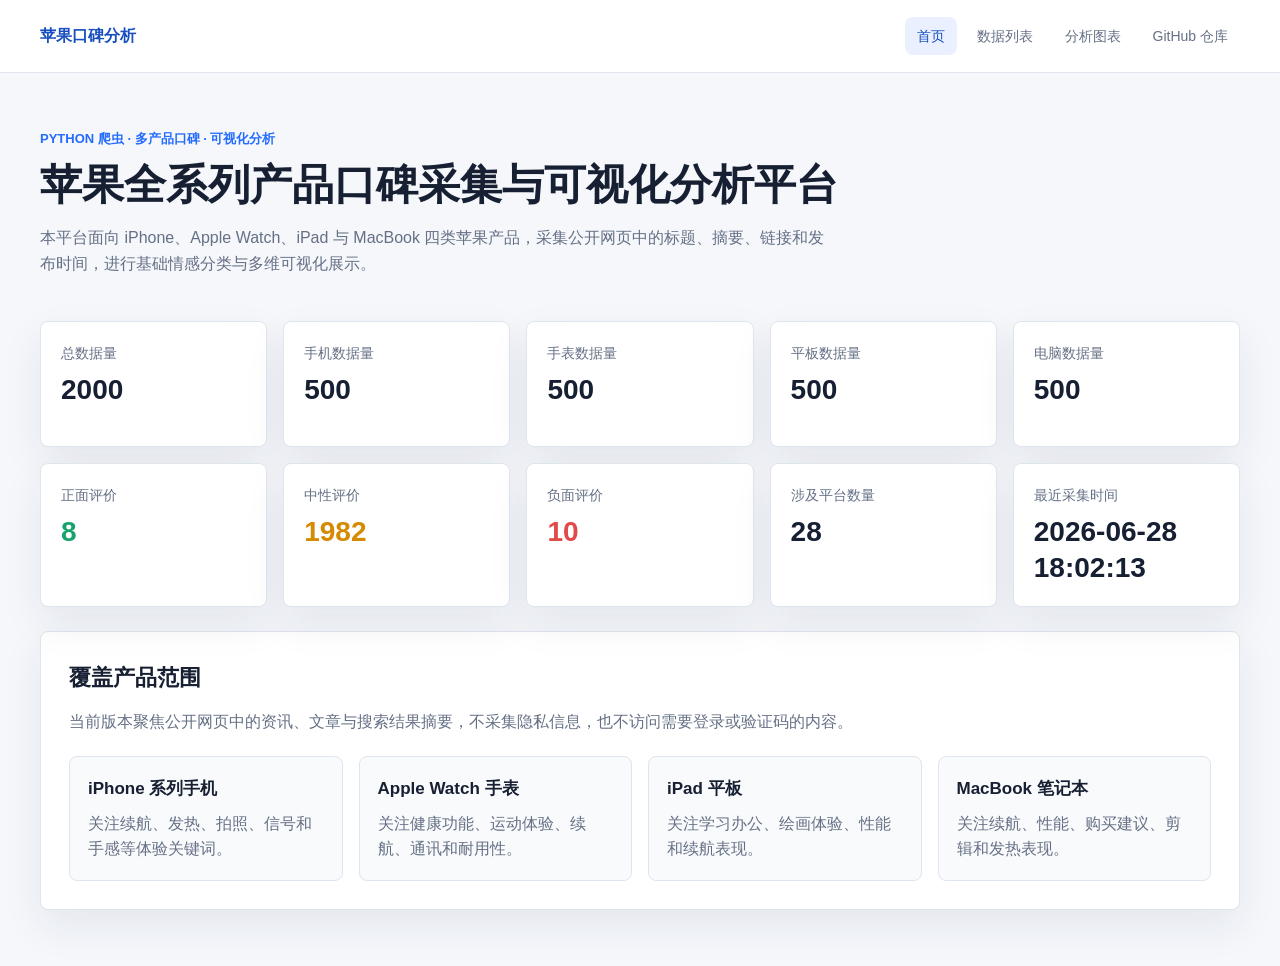
<file: docs/index.html>
<!doctype html>
<html lang="zh-CN">
  <head>
    <meta charset="utf-8">
    <meta name="viewport" content="width=device-width, initial-scale=1">
    <title>苹果全系列产品口碑采集与可视化分析平台</title>
    <link rel="stylesheet" href="css/style.css">
  </head>
  <body data-page="home">
    <header class="site-header">
      <div class="container header-inner">
        <a class="brand" href="index.html">苹果口碑分析</a>
        <nav class="nav">
          <a class="active" href="index.html">首页</a>
          <a href="data.html">数据列表</a>
          <a href="analysis.html">分析图表</a>
          <a href="https://github.com/Caspian-kf/iphone-review-analysis" target="_blank" rel="noopener">GitHub 仓库</a>
        </nav>
      </div>
    </header>

    <main class="container">
      <section class="hero">
        <p class="eyebrow">Python 爬虫 · 多产品口碑 · 可视化分析</p>
        <h1>苹果全系列产品口碑采集与可视化分析平台</h1>
        <p class="hero-text">
          本平台面向 iPhone、Apple Watch、iPad 与 MacBook 四类苹果产品，采集公开网页中的标题、摘要、链接和发布时间，进行基础情感分类与多维可视化展示。
        </p>
      </section>

      <section class="summary-grid" aria-label="项目数据概览">
        <article class="stat-card">
          <span class="stat-label">总数据量</span>
          <strong id="totalReviews">--</strong>
        </article>
        <article class="stat-card">
          <span class="stat-label">手机数据量</span>
          <strong id="phoneCount">--</strong>
        </article>
        <article class="stat-card">
          <span class="stat-label">手表数据量</span>
          <strong id="watchCount">--</strong>
        </article>
        <article class="stat-card">
          <span class="stat-label">平板数据量</span>
          <strong id="tabletCount">--</strong>
        </article>
        <article class="stat-card">
          <span class="stat-label">电脑数据量</span>
          <strong id="computerCount">--</strong>
        </article>
        <article class="stat-card positive">
          <span class="stat-label">正面评价</span>
          <strong id="positiveReviews">--</strong>
        </article>
        <article class="stat-card neutral">
          <span class="stat-label">中性评价</span>
          <strong id="neutralReviews">--</strong>
        </article>
        <article class="stat-card negative">
          <span class="stat-label">负面评价</span>
          <strong id="negativeReviews">--</strong>
        </article>
        <article class="stat-card">
          <span class="stat-label">涉及平台数量</span>
          <strong id="platformCount">--</strong>
        </article>
        <article class="stat-card">
          <span class="stat-label">最近采集时间</span>
          <strong id="latestCrawlTime">--</strong>
        </article>
      </section>

      <section class="panel">
        <div class="section-heading">
          <h2>覆盖产品范围</h2>
          <p>当前版本聚焦公开网页中的资讯、文章与搜索结果摘要，不采集隐私信息，也不访问需要登录或验证码的内容。</p>
        </div>
        <div class="feature-grid">
          <div class="feature-item">
            <h3>iPhone 系列手机</h3>
            <p>关注续航、发热、拍照、信号和手感等体验关键词。</p>
          </div>
          <div class="feature-item">
            <h3>Apple Watch 手表</h3>
            <p>关注健康功能、运动体验、续航、通讯和耐用性。</p>
          </div>
          <div class="feature-item">
            <h3>iPad 平板</h3>
            <p>关注学习办公、绘画体验、性能和续航表现。</p>
          </div>
          <div class="feature-item">
            <h3>MacBook 笔记本</h3>
            <p>关注续航、性能、购买建议、剪辑和发热表现。</p>
          </div>
        </div>
      </section>
    </main>

    <script src="js/main.js"></script>
  </body>
</html>
</file>
<file: docs/css/style.css>
:root {
  --bg: #f5f7fb;
  --surface: #ffffff;
  --surface-soft: #f9fafc;
  --text: #172033;
  --muted: #657085;
  --line: #dfe5ef;
  --primary: #246bfe;
  --primary-dark: #174fc0;
  --positive: #17a36b;
  --neutral: #d58a00;
  --negative: #e24a4a;
  --shadow: 0 16px 40px rgba(24, 36, 64, 0.08);
}

* {
  box-sizing: border-box;
}

body {
  margin: 0;
  color: var(--text);
  background: var(--bg);
  font-family: -apple-system, BlinkMacSystemFont, "Segoe UI", "Microsoft YaHei", Arial, sans-serif;
  line-height: 1.6;
}

a {
  color: inherit;
  text-decoration: none;
}

.container {
  width: min(1200px, calc(100% - 40px));
  margin: 0 auto;
}

.site-header {
  position: sticky;
  top: 0;
  z-index: 10;
  background: rgba(255, 255, 255, 0.94);
  border-bottom: 1px solid var(--line);
  backdrop-filter: blur(14px);
}

.header-inner {
  display: flex;
  align-items: center;
  justify-content: space-between;
  gap: 24px;
  min-height: 72px;
}

.brand {
  flex: 0 0 auto;
  font-weight: 800;
  color: var(--primary-dark);
}

.nav {
  display: flex;
  align-items: center;
  justify-content: flex-end;
  flex-wrap: wrap;
  gap: 8px;
}

.nav a {
  padding: 8px 12px;
  border-radius: 8px;
  color: var(--muted);
  font-size: 14px;
  transition: color 0.2s ease, background-color 0.2s ease;
}

.nav a:hover,
.nav a.active {
  color: var(--primary-dark);
  background: #eaf0ff;
}

.hero,
.page-title {
  padding: 56px 0 28px;
}

.eyebrow {
  margin: 0 0 10px;
  color: var(--primary);
  font-size: 13px;
  font-weight: 700;
  text-transform: uppercase;
}

h1,
h2,
h3,
p {
  margin-top: 0;
}

h1 {
  margin-bottom: 16px;
  font-size: 42px;
  line-height: 1.18;
}

h2 {
  margin-bottom: 14px;
  font-size: 22px;
}

h3 {
  margin-bottom: 8px;
  font-size: 17px;
}

.hero-text,
.page-title p,
.section-heading p,
.feature-item p {
  max-width: 800px;
  color: var(--muted);
}

.summary-grid {
  display: grid;
  grid-template-columns: repeat(5, minmax(0, 1fr));
  gap: 16px;
  margin-bottom: 24px;
}

.stat-card,
.panel,
.chart-card {
  background: var(--surface);
  border: 1px solid var(--line);
  border-radius: 8px;
  box-shadow: var(--shadow);
}

.stat-card {
  min-height: 126px;
  padding: 20px;
}

.stat-label {
  display: block;
  margin-bottom: 8px;
  color: var(--muted);
  font-size: 14px;
}

.stat-card strong {
  display: block;
  min-height: 42px;
  font-size: 28px;
  line-height: 1.28;
  overflow-wrap: anywhere;
}

.stat-card.positive strong {
  color: var(--positive);
}

.stat-card.neutral strong {
  color: var(--neutral);
}

.stat-card.negative strong {
  color: var(--negative);
}

.panel {
  margin: 24px 0 56px;
  padding: 28px;
}

.section-heading {
  margin-bottom: 22px;
}

.feature-grid {
  display: grid;
  grid-template-columns: repeat(4, minmax(0, 1fr));
  gap: 16px;
}

.feature-item {
  padding: 18px;
  background: var(--surface-soft);
  border: 1px solid var(--line);
  border-radius: 8px;
}

.feature-item p {
  margin-bottom: 0;
}

.filters {
  display: grid;
  gap: 16px;
  margin-bottom: 20px;
}

.filters-four {
  grid-template-columns: 1fr 1fr 1fr 2fr;
}

label span {
  display: block;
  margin-bottom: 6px;
  color: var(--muted);
  font-size: 14px;
  font-weight: 600;
}

input,
select {
  width: 100%;
  min-height: 42px;
  padding: 9px 12px;
  color: var(--text);
  background: #fff;
  border: 1px solid var(--line);
  border-radius: 8px;
  font: inherit;
}

input:focus,
select:focus {
  border-color: var(--primary);
  outline: 3px solid rgba(36, 107, 254, 0.16);
}

.table-wrap {
  position: relative;
  overflow-x: auto;
  border: 1px solid var(--line);
  border-radius: 8px;
}

table {
  width: 100%;
  min-width: 1180px;
  border-collapse: collapse;
  background: #fff;
}

th,
td {
  padding: 13px 14px;
  border-bottom: 1px solid var(--line);
  text-align: left;
  vertical-align: top;
  font-size: 14px;
}

th {
  position: sticky;
  top: 0;
  z-index: 1;
  color: #3a4558;
  background: #f1f5fb;
  font-weight: 700;
}

tbody tr:hover {
  background: #f8fbff;
}

tbody tr:last-child td {
  border-bottom: 0;
}

.content-cell {
  min-width: 240px;
  color: #3b4658;
}

.link {
  color: var(--primary-dark);
  font-weight: 600;
}

.category-pill,
.sentiment {
  display: inline-block;
  min-width: 48px;
  padding: 3px 8px;
  border-radius: 999px;
  font-size: 13px;
  font-weight: 700;
  text-align: center;
}

.category-pill {
  color: #174fc0;
  background: #eaf0ff;
}

.sentiment-positive {
  color: #08784d;
  background: #e4f7ef;
}

.sentiment-neutral {
  color: #9a6400;
  background: #fff2d6;
}

.sentiment-negative {
  color: #b32929;
  background: #ffe7e7;
}

.empty-message {
  margin: 0;
  padding: 24px;
  color: var(--muted);
  text-align: center;
  background: #fff;
}

.chart-grid {
  display: grid;
  grid-template-columns: repeat(2, minmax(0, 1fr));
  gap: 18px;
  margin-bottom: 56px;
}

.chart-card {
  padding: 22px;
}

.chart-wide {
  grid-column: 1 / -1;
}

.chart {
  width: 100%;
  height: 360px;
}

.chart-tall {
  height: 420px;
}

@media (max-width: 1040px) {
  .summary-grid {
    grid-template-columns: repeat(3, minmax(0, 1fr));
  }

  .feature-grid,
  .filters-four {
    grid-template-columns: repeat(2, minmax(0, 1fr));
  }
}

@media (max-width: 820px) {
  .container {
    width: min(100% - 28px, 1200px);
  }

  .header-inner {
    align-items: flex-start;
    flex-direction: column;
    justify-content: center;
    padding: 14px 0;
  }

  .nav {
    justify-content: flex-start;
  }

  h1 {
    font-size: 32px;
  }

  .hero,
  .page-title {
    padding: 36px 0 20px;
  }

  .summary-grid,
  .feature-grid,
  .filters-four,
  .chart-grid {
    grid-template-columns: 1fr;
  }

  .panel,
  .chart-card {
    padding: 20px;
  }

  .chart,
  .chart-tall {
    height: 320px;
  }
}
</file>
